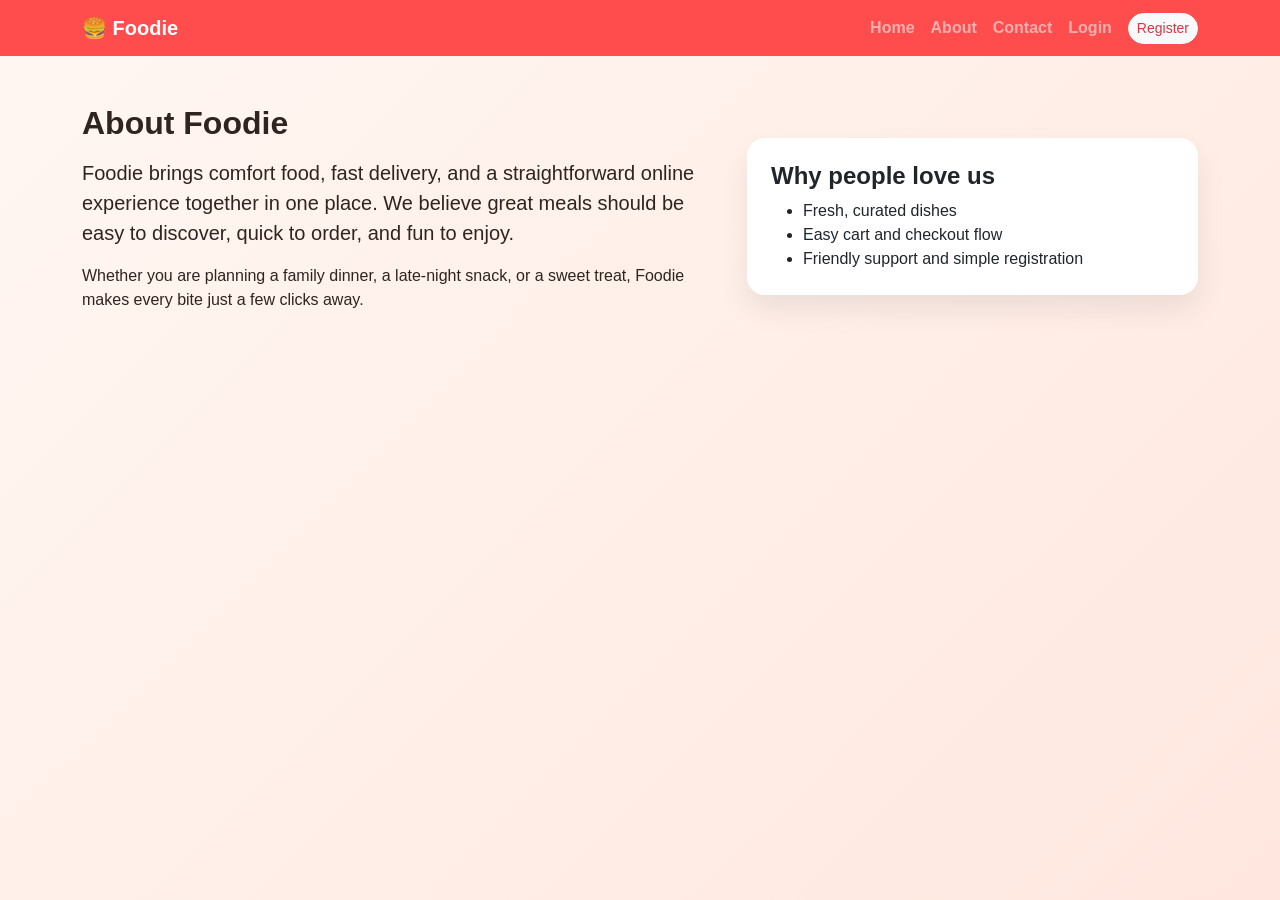
<file: about.html>
<!DOCTYPE html>
<html lang="en">

<head>
    <meta charset="UTF-8">
    <meta name="viewport" content="width=device-width, initial-scale=1.0">
    <title>Foodie | About</title>
    <link href="https://cdn.jsdelivr.net/npm/bootstrap@5.3.0/dist/css/bootstrap.min.css" rel="stylesheet">
    <link rel="stylesheet" href="style.css">
    <script src="script.js" defer></script>
</head>

<body>
    <nav class="navbar navbar-expand-lg navbar-dark">
        <div class="container">
            <a class="navbar-brand fw-bold" href="index.html">🍔 Foodie</a>
            <button class="navbar-toggler" type="button" data-bs-toggle="collapse" data-bs-target="#navMenu">
                <span class="navbar-toggler-icon"></span>
            </button>
            <div class="collapse navbar-collapse" id="navMenu">
                <ul class="navbar-nav ms-auto align-items-center">
                    <li class="nav-item"><a class="nav-link" href="index.html">Home</a></li>
                    <li class="nav-item guest-only"><a class="nav-link" href="about.html">About</a></li>
                    <li class="nav-item guest-only"><a class="nav-link" href="contact.html">Contact</a></li>
                    <li class="nav-item guest-only"><a class="nav-link" id="authLink" href="login.html">Login</a></li>
                    <li class="nav-item guest-only"><a class="btn btn-light btn-sm text-danger rounded-pill ms-2"
                            id="registerLink" href="register.html">Register</a></li>

                    <li class="nav-item user-only d-none"><a class="nav-link" href="menu.html">Menu</a></li>
                    <li class="nav-item user-only d-none"><a class="nav-link" href="cart.html">Cart <span
                                class="cart-count badge rounded-pill bg-light text-danger">0</span></a></li>
                    <li class="nav-item user-only d-none"><a class="nav-link active" href="about.html">About</a></li>
                    <li class="nav-item user-only d-none"><a class="nav-link" href="contact.html">Contact</a></li>
                    <li class="nav-item user-only d-none"><span class="navbar-text text-white me-2"
                            id="userNameLabel"></span></li>
                    <li class="nav-item user-only d-none"><a class="btn btn-light btn-sm text-danger rounded-pill ms-2"
                            id="logoutLink" href="#">Logout</a></li>
                </ul>
            </div>
        </div>
    </nav>

    <div class="container py-5">
        <div class="row align-items-center g-4">
            <div class="col-lg-7">
                <h2 class="fw-bold mb-3">About Foodie</h2>
                <p class="lead">Foodie brings comfort food, fast delivery, and a straightforward online experience
                    together in one place. We believe great meals should be easy to discover, quick to order, and fun to
                    enjoy.</p>
                <p>Whether you are planning a family dinner, a late-night snack, or a sweet treat, Foodie makes every
                    bite just a few clicks away.</p>
            </div>
            <div class="col-lg-5">
                <div class="card p-4">
                    <h4 class="fw-bold">Why people love us</h4>
                    <ul class="mb-0">
                        <li>Fresh, curated dishes</li>
                        <li>Easy cart and checkout flow</li>
                        <li>Friendly support and simple registration</li>
                    </ul>
                </div>
            </div>
        </div>
    </div>

    <script src="https://cdn.jsdelivr.net/npm/bootstrap@5.3.0/dist/js/bootstrap.bundle.min.js"></script>
</body>

</html>
</file>
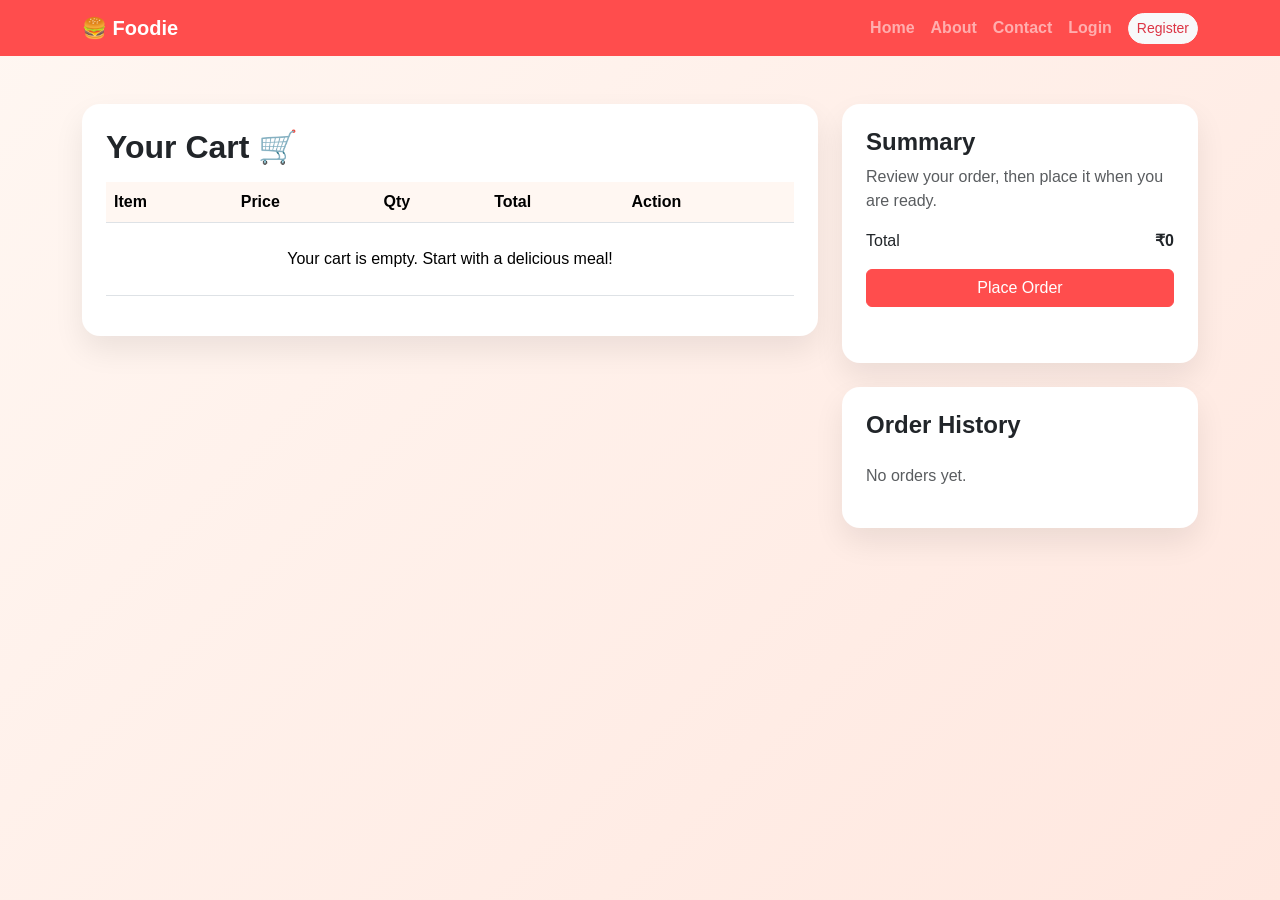
<file: cart.html>
<!DOCTYPE html>
<html lang="en">

<head>
    <meta charset="UTF-8">
    <meta name="viewport" content="width=device-width, initial-scale=1.0">
    <title>Foodie | Cart</title>
    <link href="https://cdn.jsdelivr.net/npm/bootstrap@5.3.0/dist/css/bootstrap.min.css" rel="stylesheet">
    <link rel="stylesheet" href="style.css">
    <script src="script.js" defer></script>
</head>

<body>
    <nav class="navbar navbar-expand-lg navbar-dark">
        <div class="container">
            <a class="navbar-brand fw-bold" href="index.html">🍔 Foodie</a>
            <button class="navbar-toggler" type="button" data-bs-toggle="collapse" data-bs-target="#navMenu">
                <span class="navbar-toggler-icon"></span>
            </button>
            <div class="collapse navbar-collapse" id="navMenu">
                <ul class="navbar-nav ms-auto align-items-center">
                    <li class="nav-item"><a class="nav-link" href="index.html">Home</a></li>
                    <li class="nav-item guest-only"><a class="nav-link" href="about.html">About</a></li>
                    <li class="nav-item guest-only"><a class="nav-link" href="contact.html">Contact</a></li>
                    <li class="nav-item guest-only"><a class="nav-link" id="authLink" href="login.html">Login</a></li>
                    <li class="nav-item guest-only"><a class="btn btn-light btn-sm text-danger rounded-pill ms-2"
                            id="registerLink" href="register.html">Register</a></li>

                    <li class="nav-item user-only d-none"><a class="nav-link" href="menu.html">Menu</a></li>
                    <li class="nav-item user-only d-none"><a class="nav-link active" href="cart.html">Cart <span
                                class="cart-count badge rounded-pill bg-light text-danger">0</span></a></li>
                    <li class="nav-item user-only d-none"><a class="nav-link" href="about.html">About</a></li>
                    <li class="nav-item user-only d-none"><a class="nav-link" href="contact.html">Contact</a></li>
                    <li class="nav-item user-only d-none"><span class="navbar-text text-white me-2"
                            id="userNameLabel"></span></li>
                    <li class="nav-item user-only d-none"><a class="btn btn-light btn-sm text-danger rounded-pill ms-2"
                            id="logoutLink" href="#">Logout</a></li>
                </ul>
            </div>
        </div>
    </nav>

    <div class="container py-5">
        <div class="row g-4 align-items-start">
            <div class="col-lg-8">
                <div class="card p-4">
                    <h2 class="fw-bold mb-3">Your Cart 🛒</h2>
                    <table class="table align-middle">
                        <thead>
                            <tr>
                                <th>Item</th>
                                <th>Price</th>
                                <th>Qty</th>
                                <th>Total</th>
                                <th>Action</th>
                            </tr>
                        </thead>
                        <tbody id="cartTable"></tbody>
                    </table>
                </div>
            </div>
            <div class="col-lg-4">
                <div class="card p-4">
                    <h4 class="fw-bold">Summary</h4>
                    <p class="text-muted">Review your order, then place it when you are ready.</p>
                    <div class="d-flex justify-content-between mb-3">
                        <span>Total</span>
                        <strong>₹<span id="grandTotal">0</span></strong>
                    </div>
                    <button class="btn btn-danger w-100" onclick="placeOrder()">Place Order</button>
                    <p id="orderMsg" class="mt-3"></p>
                </div>

                <div class="card p-4 mt-4">
                    <h4 class="fw-bold">Order History</h4>
                    <div id="orderHistory" class="mt-3"></div>
                </div>
            </div>
        </div>
    </div>

    <script src="https://cdn.jsdelivr.net/npm/bootstrap@5.3.0/dist/js/bootstrap.bundle.min.js"></script>
</body>

</html>
</file>
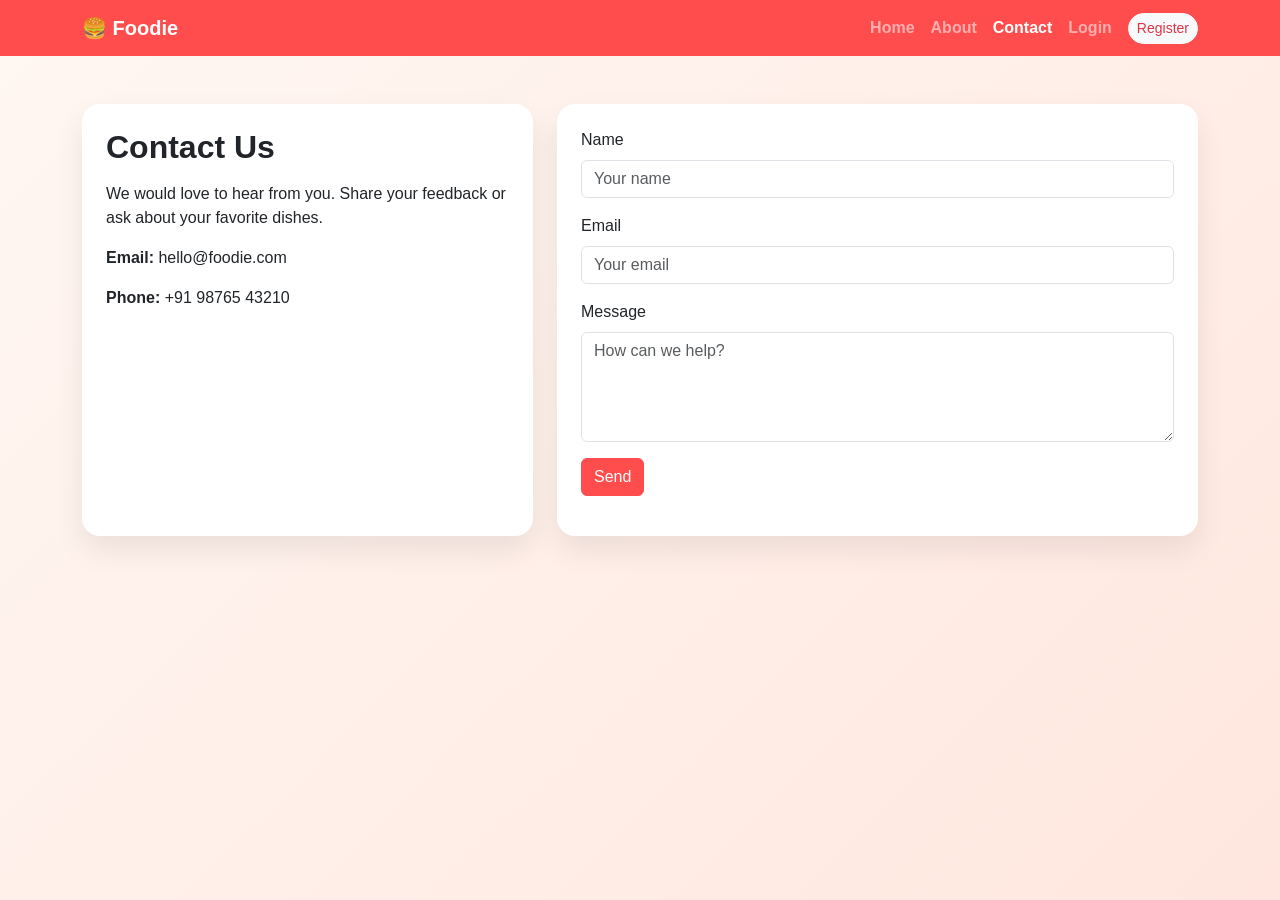
<file: contact.html>
<!DOCTYPE html>
<html lang="en">

<head>
    <meta charset="UTF-8">
    <meta name="viewport" content="width=device-width, initial-scale=1.0">
    <title>Foodie | Contact</title>
    <link href="https://cdn.jsdelivr.net/npm/bootstrap@5.3.0/dist/css/bootstrap.min.css" rel="stylesheet">
    <link rel="stylesheet" href="style.css">
    <script src="script.js" defer></script>
</head>

<body>
    <nav class="navbar navbar-expand-lg navbar-dark">
        <div class="container">
            <a class="navbar-brand fw-bold" href="index.html">🍔 Foodie</a>
            <button class="navbar-toggler" type="button" data-bs-toggle="collapse" data-bs-target="#navMenu">
                <span class="navbar-toggler-icon"></span>
            </button>
            <div class="collapse navbar-collapse" id="navMenu">
                <ul class="navbar-nav ms-auto align-items-center">
                    <li class="nav-item"><a class="nav-link" href="index.html">Home</a></li>
                    <li class="nav-item guest-only"><a class="nav-link" href="about.html">About</a></li>
                    <li class="nav-item guest-only"><a class="nav-link active" href="contact.html">Contact</a></li>
                    <li class="nav-item guest-only"><a class="nav-link" id="authLink" href="login.html">Login</a></li>
                    <li class="nav-item guest-only"><a class="btn btn-light btn-sm text-danger rounded-pill ms-2"
                            id="registerLink" href="register.html">Register</a></li>

                    <li class="nav-item user-only d-none"><a class="nav-link" href="menu.html">Menu</a></li>
                    <li class="nav-item user-only d-none"><a class="nav-link" href="cart.html">Cart <span
                                class="cart-count badge rounded-pill bg-light text-danger">0</span></a></li>
                    <li class="nav-item user-only d-none"><a class="nav-link" href="about.html">About</a></li>
                    <li class="nav-item user-only d-none"><a class="nav-link active" href="contact.html">Contact</a>
                    </li>
                    <li class="nav-item user-only d-none"><span class="navbar-text text-white me-2"
                            id="userNameLabel"></span></li>
                    <li class="nav-item user-only d-none"><a class="btn btn-light btn-sm text-danger rounded-pill ms-2"
                            id="logoutLink" href="#">Logout</a></li>
                </ul>
            </div>
        </div>
    </nav>

    <div class="container py-5">
        <div class="row g-4">
            <div class="col-lg-5">
                <div class="card p-4 h-100">
                    <h2 class="fw-bold mb-3">Contact Us</h2>
                    <p>We would love to hear from you. Share your feedback or ask about your favorite dishes.</p>
                    <p><strong>Email:</strong> hello@foodie.com</p>
                    <p><strong>Phone:</strong> +91 98765 43210</p>
                </div>
            </div>
            <div class="col-lg-7">
                <div class="card p-4">
                    <form id="contactForm">
                        <div class="mb-3">
                            <label class="form-label">Name</label>
                            <input id="contactName" class="form-control" placeholder="Your name">
                        </div>
                        <div class="mb-3">
                            <label class="form-label">Email</label>
                            <input id="contactEmail" class="form-control" placeholder="Your email">
                        </div>
                        <div class="mb-3">
                            <label class="form-label">Message</label>
                            <textarea id="contactMessage" class="form-control" rows="4"
                                placeholder="How can we help?"></textarea>
                        </div>
                        <button class="btn btn-danger" type="submit">Send</button>
                        <p id="contactMsg" class="mt-3"></p>
                    </form>
                </div>
            </div>
        </div>
    </div>

    <script src="https://cdn.jsdelivr.net/npm/bootstrap@5.3.0/dist/js/bootstrap.bundle.min.js"></script>
</body>

</html>
</file>
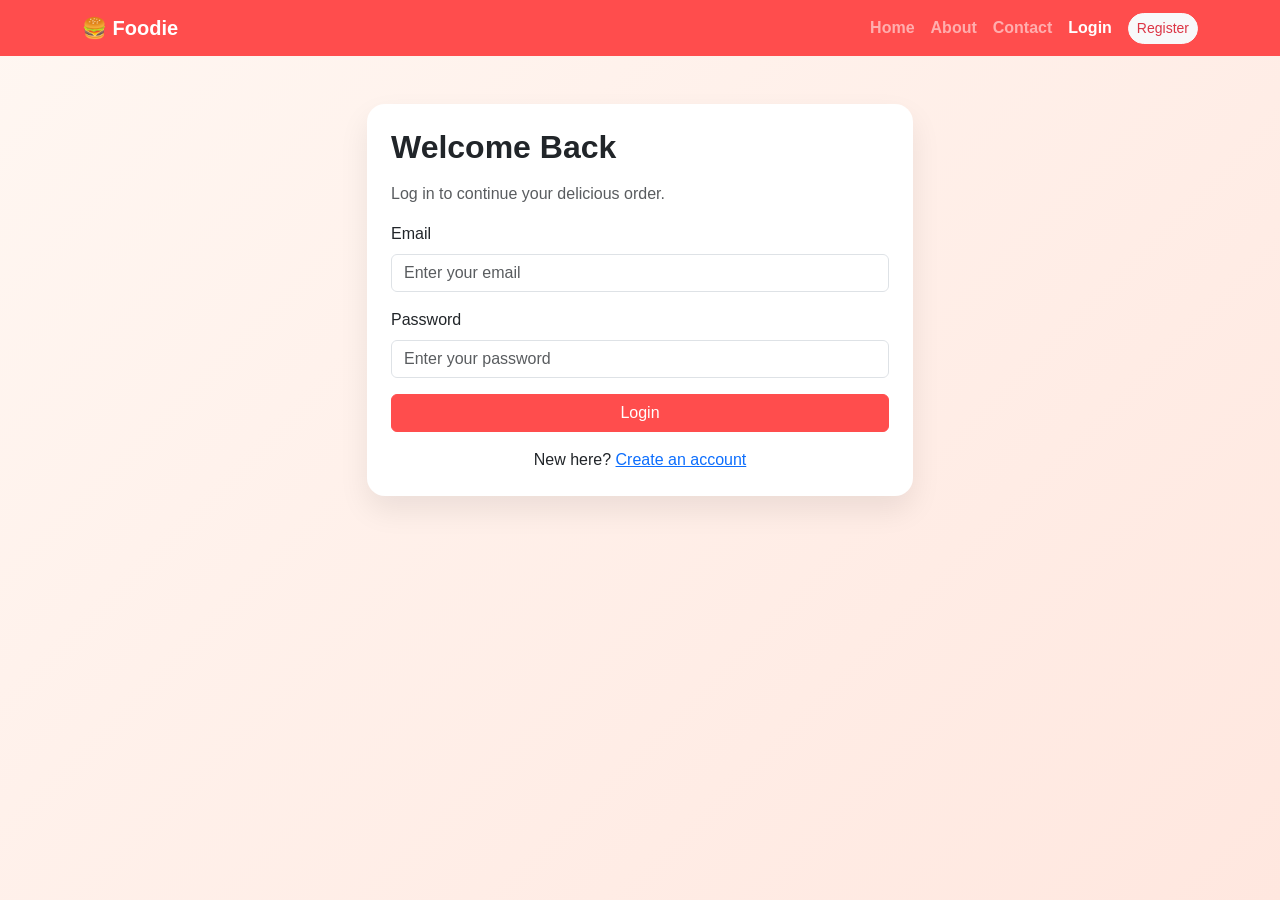
<file: login.html>
<!DOCTYPE html>
<html lang="en">

<head>
    <meta charset="UTF-8">
    <meta name="viewport" content="width=device-width, initial-scale=1.0">
    <title>Foodie | Login</title>
    <link href="https://cdn.jsdelivr.net/npm/bootstrap@5.3.0/dist/css/bootstrap.min.css" rel="stylesheet">
    <link rel="stylesheet" href="style.css">
    <script src="script.js" defer></script>
</head>

<body>
    <nav class="navbar navbar-expand-lg navbar-dark">
        <div class="container">
            <a class="navbar-brand fw-bold" href="index.html">🍔 Foodie</a>
            <button class="navbar-toggler" type="button" data-bs-toggle="collapse" data-bs-target="#navMenu">
                <span class="navbar-toggler-icon"></span>
            </button>
            <div class="collapse navbar-collapse" id="navMenu">
                <ul class="navbar-nav ms-auto align-items-center">
                    <li class="nav-item"><a class="nav-link" href="index.html">Home</a></li>
                    <li class="nav-item guest-only"><a class="nav-link" href="about.html">About</a></li>
                    <li class="nav-item guest-only"><a class="nav-link" href="contact.html">Contact</a></li>
                    <li class="nav-item guest-only"><a class="nav-link active" id="authLink" href="login.html">Login</a>
                    </li>
                    <li class="nav-item guest-only"><a class="btn btn-light btn-sm text-danger rounded-pill ms-2"
                            id="registerLink" href="register.html">Register</a></li>

                    <li class="nav-item user-only d-none"><a class="nav-link" href="menu.html">Menu</a></li>
                    <li class="nav-item user-only d-none"><a class="nav-link" href="cart.html">Cart <span
                                class="cart-count badge rounded-pill bg-light text-danger">0</span></a></li>
                    <li class="nav-item user-only d-none"><a class="nav-link" href="about.html">About</a></li>
                    <li class="nav-item user-only d-none"><a class="nav-link" href="contact.html">Contact</a></li>
                    <li class="nav-item user-only d-none"><span class="navbar-text text-white me-2"
                            id="userNameLabel"></span></li>
                    <li class="nav-item user-only d-none"><a class="btn btn-light btn-sm text-danger rounded-pill ms-2"
                            id="logoutLink" href="#">Logout</a></li>
                </ul>
            </div>
        </div>
    </nav>

    <div class="container py-5">
        <div class="row justify-content-center">
            <div class="col-md-6">
                <div class="card p-4">
                    <h2 class="fw-bold mb-3">Welcome Back</h2>
                    <p class="text-muted">Log in to continue your delicious order.</p>
                    <form id="loginForm">
                        <div class="mb-3">
                            <label class="form-label">Email</label>
                            <input id="loginEmail" class="form-control" placeholder="Enter your email">
                        </div>
                        <div class="mb-3">
                            <label class="form-label">Password</label>
                            <input id="loginPass" type="password" class="form-control"
                                placeholder="Enter your password">
                        </div>
                        <button class="btn btn-danger w-100" type="submit">Login</button>
                        <p id="loginMsg" class="mt-3"></p>
                        <p class="text-center mt-3 mb-0">New here? <a href="register.html">Create an account</a></p>
                    </form>
                </div>
            </div>
        </div>
    </div>
</body>

</html>
</file>
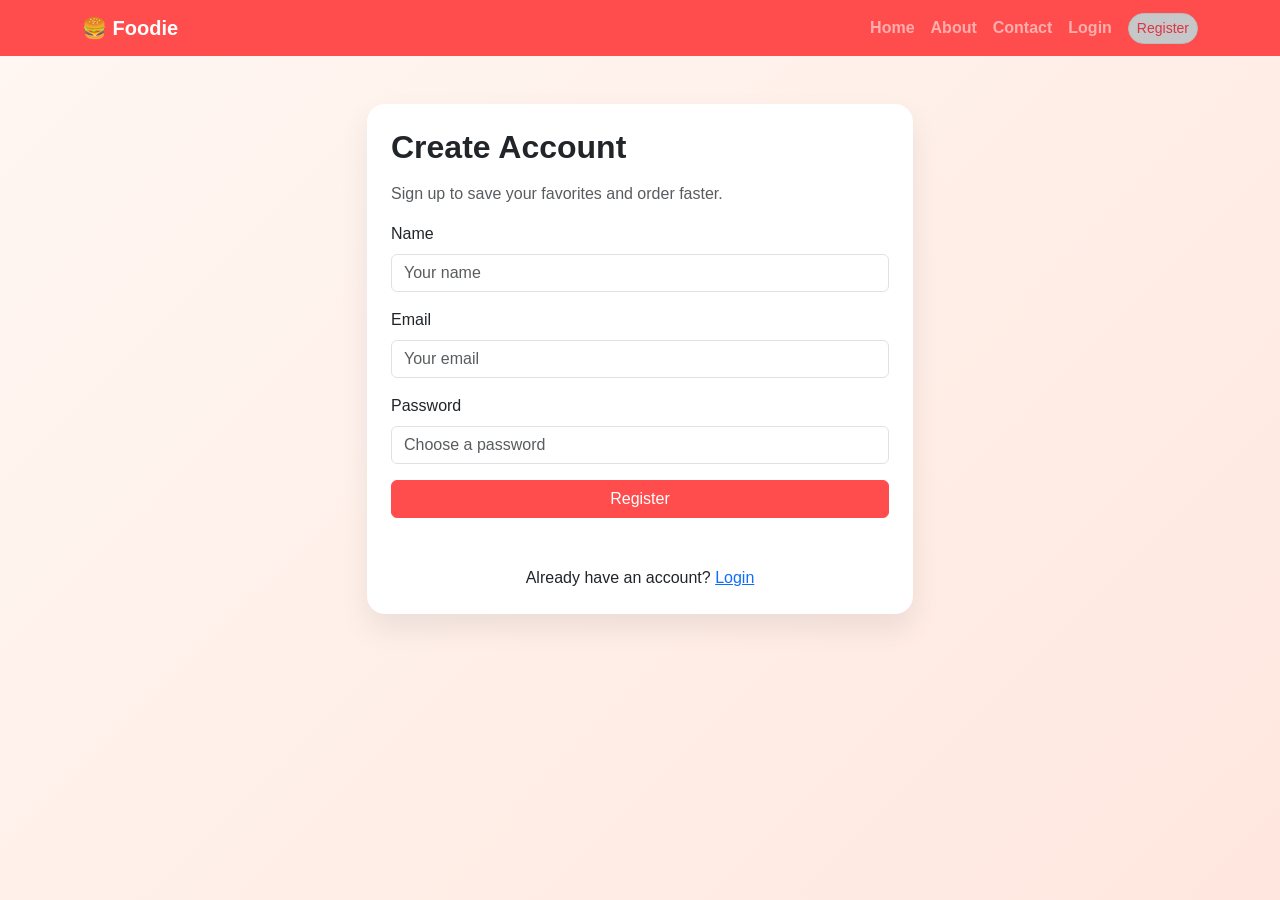
<file: register.html>
<!DOCTYPE html>
<html lang="en">

<head>
    <meta charset="UTF-8">
    <meta name="viewport" content="width=device-width, initial-scale=1.0">
    <title>Foodie | Register</title>
    <link href="https://cdn.jsdelivr.net/npm/bootstrap@5.3.0/dist/css/bootstrap.min.css" rel="stylesheet">
    <link rel="stylesheet" href="style.css">
    <script src="script.js" defer></script>
</head>

<body>
    <nav class="navbar navbar-expand-lg navbar-dark">
        <div class="container">
            <a class="navbar-brand fw-bold" href="index.html">🍔 Foodie</a>
            <button class="navbar-toggler" type="button" data-bs-toggle="collapse" data-bs-target="#navMenu">
                <span class="navbar-toggler-icon"></span>
            </button>
            <div class="collapse navbar-collapse" id="navMenu">
                <ul class="navbar-nav ms-auto align-items-center">
                    <li class="nav-item"><a class="nav-link" href="index.html">Home</a></li>
                    <li class="nav-item guest-only"><a class="nav-link" href="about.html">About</a></li>
                    <li class="nav-item guest-only"><a class="nav-link" href="contact.html">Contact</a></li>
                    <li class="nav-item guest-only"><a class="nav-link" id="authLink" href="login.html">Login</a></li>
                    <li class="nav-item guest-only"><a class="btn btn-light btn-sm text-danger rounded-pill ms-2 active"
                            id="registerLink" href="register.html">Register</a></li>

                    <li class="nav-item user-only d-none"><a class="nav-link" href="menu.html">Menu</a></li>
                    <li class="nav-item user-only d-none"><a class="nav-link" href="cart.html">Cart <span
                                class="cart-count badge rounded-pill bg-light text-danger">0</span></a></li>
                    <li class="nav-item user-only d-none"><a class="nav-link" href="about.html">About</a></li>
                    <li class="nav-item user-only d-none"><a class="nav-link" href="contact.html">Contact</a></li>
                    <li class="nav-item user-only d-none"><span class="navbar-text text-white me-2"
                            id="userNameLabel"></span></li>
                    <li class="nav-item user-only d-none"><a class="btn btn-light btn-sm text-danger rounded-pill ms-2"
                            id="logoutLink" href="#">Logout</a></li>
                </ul>
            </div>
        </div>
    </nav>

    <div class="container py-5">
        <div class="row justify-content-center">
            <div class="col-md-6">
                <div class="card p-4">
                    <h2 class="fw-bold mb-3">Create Account</h2>
                    <p class="text-muted">Sign up to save your favorites and order faster.</p>
                    <div class="mb-3">
                        <label class="form-label">Name</label>
                        <input id="regName" class="form-control" placeholder="Your name">
                    </div>
                    <div class="mb-3">
                        <label class="form-label">Email</label>
                        <input id="regEmail" class="form-control" placeholder="Your email">
                    </div>
                    <div class="mb-3">
                        <label class="form-label">Password</label>
                        <input id="regPass" type="password" class="form-control" placeholder="Choose a password">
                    </div>
                    <button class="btn btn-danger w-100" onclick="register()">Register</button>
                    <p id="regMsg" class="mt-3"></p>
                    <p class="text-center mt-3 mb-0">Already have an account? <a href="login.html">Login</a></p>
                </div>
            </div>
        </div>
    </div>
</body>

</html>
</file>
<file: style.css>
:root {
    --primary: #ff4d4d;
    --primary-dark: #e63939;
    --cream: #fff7f2;
    --text: #2f241f;
}

body {
    font-family: "Segoe UI", Tahoma, Geneva, Verdana, sans-serif;
    background: linear-gradient(135deg, #fff7f2 0%, #ffe7df 100%);
    color: var(--text);
    min-height: 100vh;
}

.toast-popup {
    position: fixed;
    top: 20px;
    left: 50%;
    transform: translateX(-50%) translateY(-10px);
    z-index: 2000;
    background: #1f2937;
    color: #fff;
    padding: 0.8rem 1rem;
    border-radius: 999px;
    box-shadow: 0 8px 24px rgba(0, 0, 0, 0.2);
    opacity: 0;
    pointer-events: none;
    transition: all 0.3s ease;
}

.toast-popup.show {
    opacity: 1;
    transform: translateX(-50%) translateY(0);
}

.toast-popup.show {
    opacity: 1;
    transform: translateY(0);
}

.qty-picker {
    display: inline-flex;
    align-items: center;
    justify-content: center;
    gap: 0.45rem;
    margin-top: 0.6rem;
}

.qty-picker button {
    width: 34px;
    height: 34px;
    border-radius: 50%;
    border: 1px solid #ff4d4d;
    background: #fff;
    color: #ff4d4d;
    font-weight: 700;
}

.qty-picker span {
    min-width: 24px;
    font-weight: 700;
}

.navbar {
    background-color: #ff4d4d !important;
}

.navbar-brand,
.nav-link {
    font-weight: 600;
}

.hero {
    padding: 4.5rem 0;
    background: linear-gradient(135deg, #fff8f2 0%, #ffe8de 100%);
}

.hero h1 {
    font-size: clamp(2rem, 4vw, 3.2rem);
    font-weight: 800;
    color: #2f1f1b;
}

.hero p {
    font-size: 1.1rem;
    color: #6b4d43;
}

.hero img {
    width: 100%;
    max-height: 430px;
    object-fit: cover;
    border-radius: 24px;
    box-shadow: 0 18px 40px rgba(0, 0, 0, 0.15);
}

.badge {
    background-color: #ffd6cc !important;
    color: var(--primary) !important;
    padding: 0.45rem 0.75rem;
}

.card {
    border: 0;
    border-radius: 18px;
    overflow: hidden;
    box-shadow: 0 14px 30px rgba(0, 0, 0, 0.08);
    transition: transform 0.2s ease, box-shadow 0.2s ease;
}

.card:hover {
    transform: translateY(-6px);
    box-shadow: 0 22px 40px rgba(0, 0, 0, 0.12);
}

.card img {
    height: 220px;
    object-fit: cover;
}

.btn-danger {
    background-color: var(--primary);
    border-color: var(--primary);
}

.btn-danger:hover {
    background-color: var(--primary-dark);
    border-color: var(--primary-dark);
}

.btn-outline-danger {
    color: var(--primary);
    border-color: var(--primary);
}

.btn-outline-danger:hover {
    background-color: var(--primary);
    color: #fff;
}

.form-control:focus {
    border-color: var(--primary);
    box-shadow: 0 0 0 0.2rem rgba(255, 77, 77, 0.2);
}

.table th {
    background-color: var(--cream);
}

.cart-count {
    font-size: 0.8rem;
    margin-left: 0.35rem;
}

.search-box .input-group-text {
    background-color: #fff;
    border-right: 0;
    padding-left: 1.1rem;
}

.search-box .form-control {
    box-shadow: none;
}

.search-box .form-control:focus {
    box-shadow: none;
}

#menuResults {
    font-size: 0.95rem;
    font-weight: 500;
}
</file>
